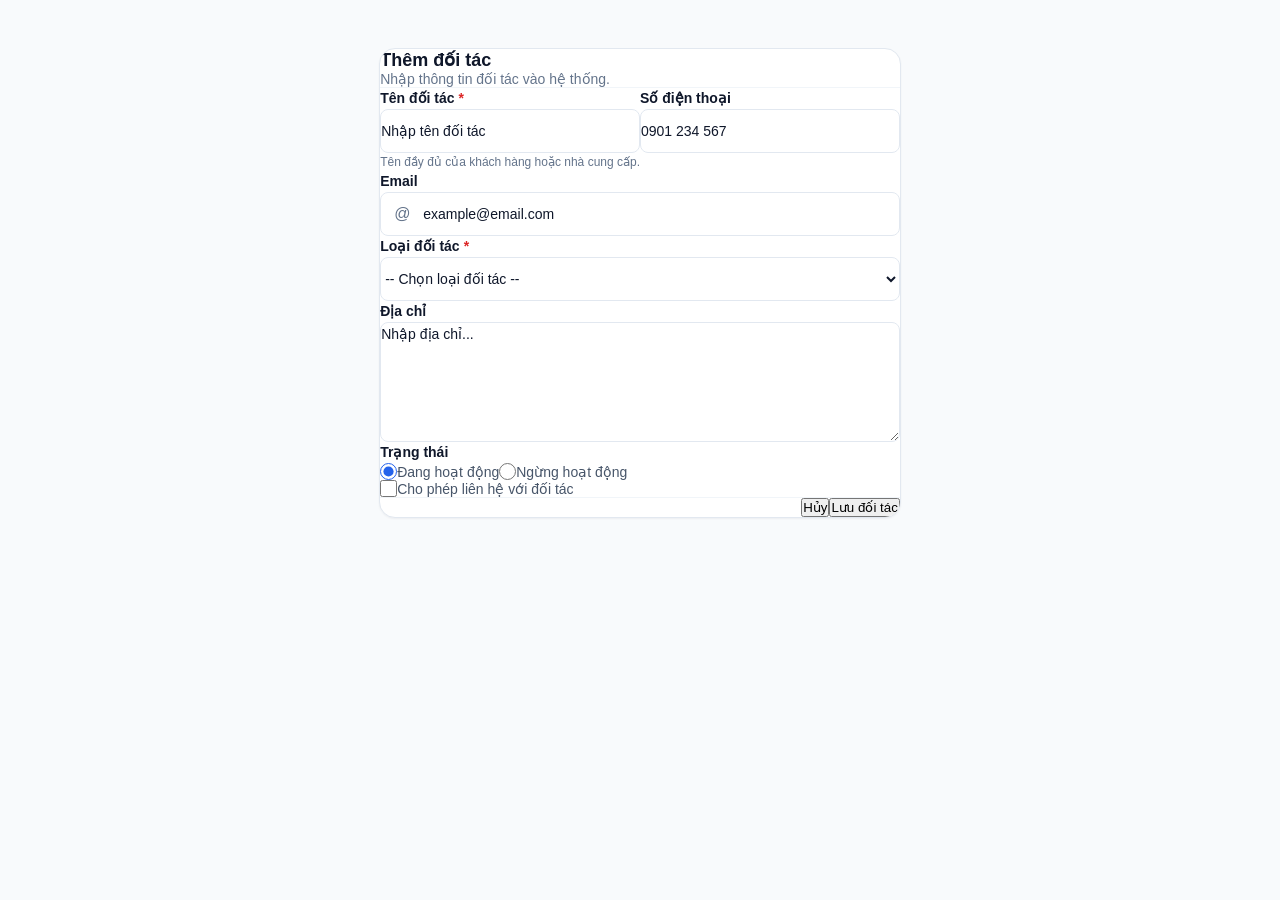
<file: public/form-demo.html>
<!DOCTYPE html>
<html lang="vi">

<head>

    <meta charset="UTF-8">

    <meta
        name="viewport"
        content="width=device-width, initial-scale=1.0"
    >

    <title>GODDY ERP - Form Demo</title>


    <link
        rel="stylesheet"
        href="css/variables.css"
    >

    <link
        rel="stylesheet"
        href="css/style.css"
    >

    <link
        rel="stylesheet"
        href="css/form-controls.css"
    >

</head>


<body
    style="
        min-height: 100vh;
        background: var(--color-background);
    "
>


    <main
        style="
            max-width: 900px;
            margin: 0 auto;
            padding: 48px 24px;
        "
    >

        <div class="form-card">


            <!-- HEADER -->

            <div class="form-card-header">

                <h1 class="form-card-title">
                    Thêm đối tác
                </h1>

                <p class="form-card-subtitle">
                    Nhập thông tin đối tác vào hệ thống.
                </p>

            </div>


            <!-- FORM -->

            <form
                id="partnerForm"
                class="form-card-body"
                novalidate
            >


                <!-- ROW 1 -->

                <div class="form-row">


                    <!-- NAME -->

                    <div class="form-group">

                        <label
                            class="form-label"
                            for="partnerName"
                        >

                            Tên đối tác

                            <span
                                class="form-label-required"
                            >
                                *
                            </span>

                        </label>

                        <input
                            type="text"
                            id="partnerName"
                            class="form-input"
                            placeholder="Nhập tên đối tác"
                            required
                        >

                        <p class="form-help">
                            Tên đầy đủ của khách hàng hoặc nhà cung cấp.
                        </p>

                    </div>


                    <!-- PHONE -->

                    <div class="form-group">

                        <label
                            class="form-label"
                            for="partnerPhone"
                        >
                            Số điện thoại
                        </label>

                        <input
                            type="tel"
                            id="partnerPhone"
                            class="form-input"
                            placeholder="0901 234 567"
                        >

                    </div>

                </div>


                <!-- EMAIL -->

                <div class="form-group">

                    <label
                        class="form-label"
                        for="partnerEmail"
                    >
                        Email
                    </label>

                    <div class="form-input-wrapper">

                        <span class="form-input-icon">
                            @
                        </span>

                        <input
                            type="email"
                            id="partnerEmail"
                            class="form-input"
                            placeholder="example@email.com"
                        >

                    </div>

                </div>


                <!-- TYPE -->

                <div class="form-group">

                    <label
                        class="form-label"
                        for="partnerType"
                    >

                        Loại đối tác

                        <span
                            class="form-label-required"
                        >
                            *
                        </span>

                    </label>

                    <select
                        id="partnerType"
                        class="form-select"
                        required
                    >

                        <option value="">
                            -- Chọn loại đối tác --
                        </option>

                        <option value="customer">
                            Khách hàng
                        </option>

                        <option value="supplier">
                            Nhà cung cấp
                        </option>

                        <option value="both">
                            Khách hàng & Nhà cung cấp
                        </option>

                    </select>

                </div>


                <!-- ADDRESS -->

                <div class="form-group">

                    <label
                        class="form-label"
                        for="partnerAddress"
                    >
                        Địa chỉ
                    </label>

                    <textarea
                        id="partnerAddress"
                        class="form-textarea"
                        placeholder="Nhập địa chỉ..."
                    ></textarea>

                </div>


                <!-- STATUS -->

                <div class="form-group">

                    <span class="form-label">
                        Trạng thái
                    </span>

                    <div class="form-check-group">

                        <label class="form-check">

                            <input
                                type="radio"
                                name="status"
                                value="active"
                                checked
                            >

                            <span class="form-check-label">
                                Đang hoạt động
                            </span>

                        </label>


                        <label class="form-check">

                            <input
                                type="radio"
                                name="status"
                                value="inactive"
                            >

                            <span class="form-check-label">
                                Ngừng hoạt động
                            </span>

                        </label>

                    </div>

                </div>


                <!-- CHECKBOX -->

                <div class="form-group">

                    <label class="form-check">

                        <input
                            type="checkbox"
                            id="allowContact"
                        >

                        <span class="form-check-label">
                            Cho phép liên hệ với đối tác
                        </span>

                    </label>

                </div>


                <!-- ACTIONS -->

                <div class="form-actions">

                    <button
                        type="button"
                        class="btn btn-secondary"
                        id="cancelButton"
                    >
                        Hủy
                    </button>

                    <button
                        type="submit"
                        class="btn btn-primary"
                        id="saveButton"
                    >
                        Lưu đối tác
                    </button>

                </div>

            </form>

        </div>

    </main>


    <!-- =====================================================
         COMMON JS
         ===================================================== -->

    <script src="js/common.js"></script>


    <!-- =====================================================
         DEMO SCRIPT
         ===================================================== -->

    <script>

        const partnerForm =
            document.getElementById(
                "partnerForm"
            );

        const saveButton =
            document.getElementById(
                "saveButton"
            );

        const cancelButton =
            document.getElementById(
                "cancelButton"
            );


        /*
         * Kiểm tra phần tử.
         */

        if (
            partnerForm === null ||
            saveButton === null ||
            cancelButton === null
        ) {

            throw new Error(
                "Không tìm thấy thành phần Form."
            );

        }


        /*
         * SUBMIT FORM
         */

        partnerForm.addEventListener(
            "submit",
            async function (event) {

                event.preventDefault();


                clearFormErrors(
                    partnerForm
                );


                /*
                 * Validate.
                 */

                const isValid =
                    validateRequiredFields(
                        partnerForm
                    );


                if (!isValid) {

                    showMessage(
                        "Vui lòng kiểm tra các trường bắt buộc.",
                        "warning"
                    );

                    return;

                }


                /*
                 * Loading.
                 */

                setButtonLoading(
                    saveButton,
                    true
                );


                /*
                 * Demo delay.
                 */

                await new Promise(
                    function (resolve) {

                        setTimeout(
                            resolve,
                            1000
                        );

                    }
                );


                /*
                 * Lấy dữ liệu form.
                 */

                const formData =
                    new FormData(
                        partnerForm
                    );


                console.log(
                    "Dữ liệu đối tác:",
                    Object.fromEntries(
                        formData.entries()
                    )
                );


                showMessage(
                    "Lưu đối tác thành công!",
                    "success"
                );


                setButtonLoading(
                    saveButton,
                    false
                );

            }
        );


        /*
         * CANCEL
         */

        cancelButton.addEventListener(
            "click",
            function () {

                partnerForm.reset();

                clearFormErrors(
                    partnerForm
                );

            }
        );

    </script>

</body>

</html>
</file>
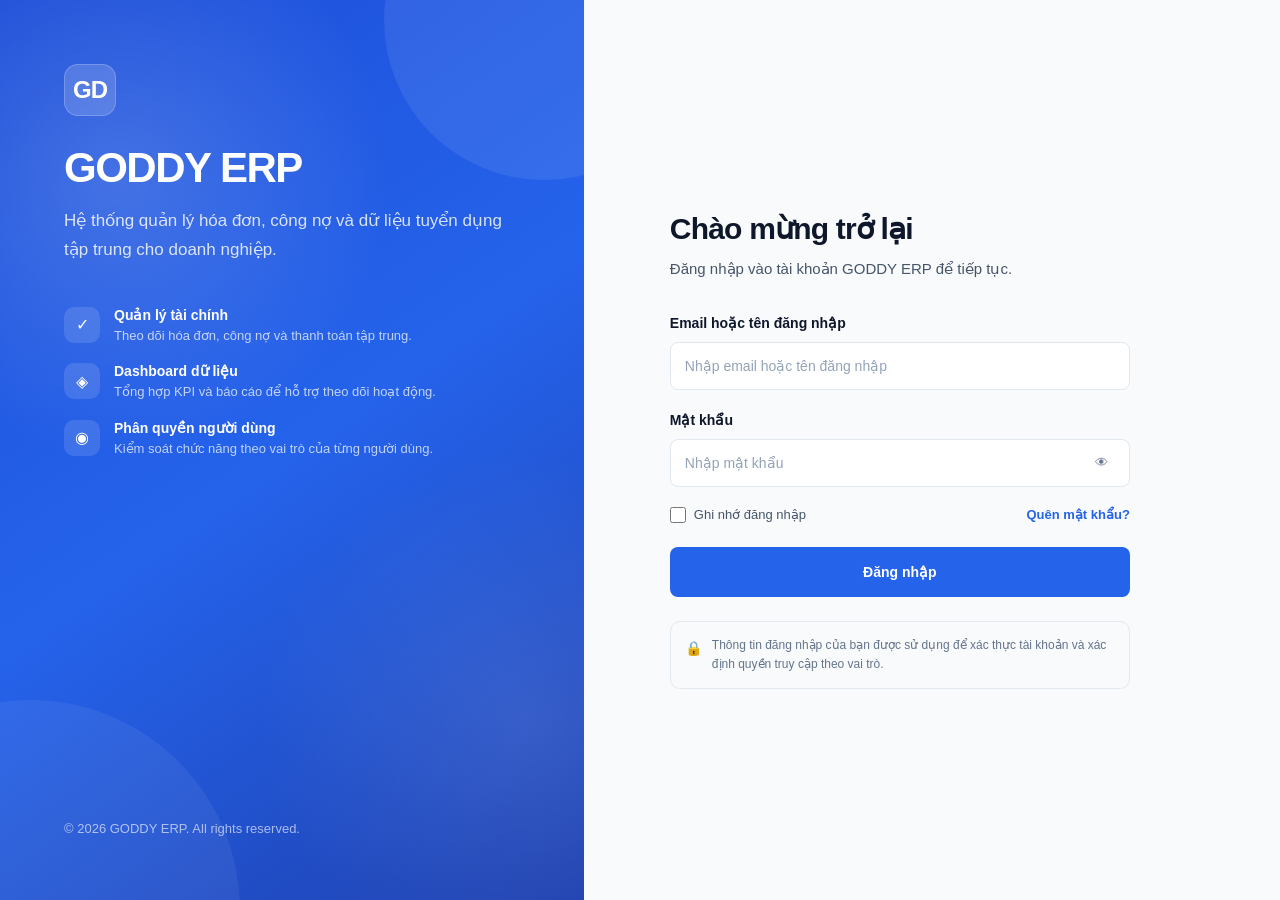
<file: public/login.html>
<!DOCTYPE html>
<html lang="vi">

<head>

    <meta charset="UTF-8">

    <meta
        name="viewport"
        content="width=device-width, initial-scale=1.0"
    >

    <title>Đăng nhập - GODDY ERP</title>


    <!-- =====================================================
         DESIGN SYSTEM
         ===================================================== -->

    <link
        rel="stylesheet"
        href="css/variables.css"
    >

    <link
        rel="stylesheet"
        href="css/style.css"
    >

    <link
        rel="stylesheet"
        href="css/form-controls.css"
    >

    <link
        rel="stylesheet"
        href="css/components.css"
    >


    <!-- =====================================================
         LOGIN CSS
         ===================================================== -->

    <link
        rel="stylesheet"
        href="css/login.css"
    >

</head>


<body>


    <!-- =====================================================
         LOGIN PAGE
         ===================================================== -->

    <main class="login-page">


        <!-- =================================================
             LEFT - BRAND
             ================================================= -->

        <section class="login-brand-panel">

            <div class="login-brand">


                <div class="login-brand-logo">
                    GD
                </div>


                <h2 class="login-brand-title">
                    GODDY ERP
                </h2>


                <p class="login-brand-description">
                    Hệ thống quản lý hóa đơn, công nợ và dữ liệu
                    tuyển dụng tập trung cho doanh nghiệp.
                </p>


                <ul class="login-feature-list">


                    <!-- Feature 1 -->

                    <li class="login-feature-item">

                        <div class="login-feature-icon">
                            ✓
                        </div>

                        <div class="login-feature-content">

                            <strong>
                                Quản lý tài chính
                            </strong>

                            <span>
                                Theo dõi hóa đơn, công nợ và thanh toán
                                tập trung.
                            </span>

                        </div>

                    </li>


                    <!-- Feature 2 -->

                    <li class="login-feature-item">

                        <div class="login-feature-icon">
                            ◈
                        </div>

                        <div class="login-feature-content">

                            <strong>
                                Dashboard dữ liệu
                            </strong>

                            <span>
                                Tổng hợp KPI và báo cáo để hỗ trợ
                                theo dõi hoạt động.
                            </span>

                        </div>

                    </li>


                    <!-- Feature 3 -->

                    <li class="login-feature-item">

                        <div class="login-feature-icon">
                            ◉
                        </div>

                        <div class="login-feature-content">

                            <strong>
                                Phân quyền người dùng
                            </strong>

                            <span>
                                Kiểm soát chức năng theo vai trò
                                của từng người dùng.
                            </span>

                        </div>

                    </li>


                </ul>

            </div>


            <div class="login-brand-footer">
                © 2026 GODDY ERP. All rights reserved.
            </div>

        </section>



        <!-- =================================================
             RIGHT - LOGIN FORM
             ================================================= -->

        <section class="login-form-panel">


            <div class="login-form-wrapper">


                <!-- Header -->

                <header class="login-form-header">

                    <h1>
                        Chào mừng trở lại
                    </h1>

                    <p>
                        Đăng nhập vào tài khoản GODDY ERP để tiếp tục.
                    </p>

                </header>



                <!-- Message -->

                <div
                    id="loginMessage"
                    class="login-message"
                    aria-live="polite"
                ></div>



                <!-- Login Form -->

                <form
                    id="loginForm"
                    class="login-form"
                    novalidate
                >


                    <!-- Username -->

                    <div class="form-group">

                        <label
                            class="form-label"
                            for="loginIdentifier"
                        >
                            Email hoặc tên đăng nhập
                        </label>


                        <input
                            id="loginIdentifier"
                            name="identifier"
                            type="text"
                            class="login-input"
                            placeholder="Nhập email hoặc tên đăng nhập"
                            autocomplete="off"
                            required
                        >

                    </div>



                    <!-- Password -->

                    <div class="form-group">

                        <label
                            class="form-label"
                            for="loginPassword"
                        >
                            Mật khẩu
                        </label>


                        <div class="login-input-wrapper">


                            <input
                                id="loginPassword"
                                name="password"
                                type="password"
                                class="login-input password-input"
                                placeholder="Nhập mật khẩu"
                                autocomplete="off"
                                required
                            >


                            <button
                                id="passwordToggle"
                                type="button"
                                class="password-toggle"
                                aria-label="Hiện mật khẩu"
                                title="Hiện mật khẩu"
                            >
                                👁
                            </button>


                        </div>

                    </div>



                    <!-- Options -->

                    <div class="login-options">


                        <label class="login-remember">

                            <input
                                id="rememberMe"
                                name="rememberMe"
                                type="checkbox"
                            >

                            <span>
                                Ghi nhớ đăng nhập
                            </span>

                        </label>



                        <a
                            href="#"
                            id="forgotPasswordLink"
                            class="login-forgot-link"
                        >
                            Quên mật khẩu?
                        </a>


                    </div>



                    <!-- Submit -->

                    <button
                        id="loginSubmit"
                        type="submit"
                        class="login-submit"
                    >

                        <span id="loginSubmitText">
                            Đăng nhập
                        </span>

                    </button>


                </form>



                <!-- Security -->

                <div class="login-security-note">

                    <span class="login-security-icon">
                        🔒
                    </span>

                    <span>
                        Thông tin đăng nhập của bạn được sử dụng để
                        xác thực tài khoản và xác định quyền truy cập
                        theo vai trò.
                    </span>

                </div>


            </div>

        </section>


    </main>



    <!-- =====================================================
         JAVASCRIPT
         ===================================================== -->

    <script src="js/common.js"></script>

    <script src="js/api.js"></script>

    <script src="js/login.js"></script>


</body>

</html>
</file>
<file: public/css/variables.css>
/* =========================================================
   GODDY ERP - Design Variables
   FE-02: NGUYEN_HOANG_PHUOC
   ========================================================= */

:root {
    /* =====================================================
       BRAND COLORS
       ===================================================== */

    --color-primary-50: #eff6ff;
    --color-primary-100: #dbeafe;
    --color-primary-200: #bfdbfe;
    --color-primary-300: #93c5fd;
    --color-primary-400: #60a5fa;
    --color-primary-500: #3b82f6;
    --color-primary-600: #2563eb;
    --color-primary-700: #1d4ed8;
    --color-primary-800: #1e40af;
    --color-primary-900: #1e3a8a;
    --color-primary: var(--color-primary-600);
    --color-primary-hover: var(--color-primary-700);
    --color-primary-light: var(--color-primary-50);
    /* =====================================================
       SECONDARY / BRAND NAVY
       ===================================================== */

    --color-navy-50: #f1f5f9;
    --color-navy-100: #e2e8f0;
    --color-navy-200: #cbd5e1;
    --color-navy-300: #94a3b8;
    --color-navy-400: #64748b;
    --color-navy-500: #475569;
    --color-navy-600: #334155;
    --color-navy-700: #1e293b;
    --color-navy-800: #172033;
    --color-navy-900: #0f172a;
    --color-navy: var(--color-navy-800);
    /* =====================================================
       STATUS COLORS
       ===================================================== */

    --color-success-50: #f0fdf4;
    --color-success-100: #dcfce7;
    --color-success-500: #22c55e;
    --color-success-600: #16a34a;
    --color-success-700: #15803d;
    --color-success: var(--color-success-600);
    --color-warning-50: #fffbeb;
    --color-warning-100: #fef3c7;
    --color-warning-500: #f59e0b;
    --color-warning-600: #d97706;
    --color-warning-700: #b45309;
    --color-warning: var(--color-warning-600);
    --color-danger-50: #fef2f2;
    --color-danger-100: #fee2e2;
    --color-danger-500: #ef4444;
    --color-danger-600: #dc2626;
    --color-danger-700: #b91c1c;
    --color-danger: var(--color-danger-600);
    --color-info-50: #ecfeff;
    --color-info-100: #cffafe;
    --color-info-500: #06b6d4;
    --color-info-600: #0891b2;
    --color-info-700: #0e7490;
    --color-info: var(--color-info-600);
    /* =====================================================
       NEUTRAL COLORS
       ===================================================== */

    --color-white: #ffffff;
    --color-black: #000000;
    --color-gray-50: #f8fafc;
    --color-gray-100: #f1f5f9;
    --color-gray-200: #e2e8f0;
    --color-gray-300: #cbd5e1;
    --color-gray-400: #94a3b8;
    --color-gray-500: #64748b;
    --color-gray-600: #475569;
    --color-gray-700: #334155;
    --color-gray-800: #1e293b;
    --color-gray-900: #0f172a;
    /* =====================================================
       BACKGROUND
       ===================================================== */

    --color-background: #f8fafc;
    --color-surface: #ffffff;
    --color-surface-secondary: #f1f5f9;
    --color-surface-hover: #f8fafc;
    /* =====================================================
       TEXT
       ===================================================== */

    --color-text-primary: #0f172a;
    --color-text-secondary: #475569;
    --color-text-muted: #64748b;
    --color-text-disabled: #94a3b8;
    --color-text-inverse: #ffffff;
    /* =====================================================
       BORDER
       ===================================================== */

    --color-border: #e2e8f0;
    --color-border-light: #f1f5f9;
    --color-border-dark: #cbd5e1;
    --color-border-focus: var(--color-primary);
    /* =====================================================
       TYPOGRAPHY
       ===================================================== */

    --font-family-base: "Inter", "Segoe UI", Arial, sans-serif;
    --font-family-heading: "Inter", "Segoe UI", Arial, sans-serif;
    --font-size-xs: 0.75rem;
    --font-size-sm: 0.875rem;
    --font-size-md: 1rem;
    --font-size-lg: 1.125rem;
    --font-size-xl: 1.25rem;
    --font-size-2xl: 1.5rem;
    --font-size-3xl: 1.875rem;
    --font-size-4xl: 2.25rem;
    --font-weight-normal: 400;
    --font-weight-medium: 500;
    --font-weight-semibold: 600;
    --font-weight-bold: 700;
    --font-weight-extrabold: 800;
    --line-height-tight: 1.25;
    --line-height-normal: 1.5;
    --line-height-relaxed: 1.7;
    /* =====================================================
       SPACING
       ===================================================== */

    --space-0: 0;
    --space-1: 0.25rem;
    --space-2: 0.5rem;
    --space-3: 0.75rem;
    --space-4: 1rem;
    --space-5: 1.25rem;
    --space-6: 1.5rem;
    --space-8: 2rem;
    --space-10: 2.5rem;
    --space-12: 3rem;
    --space-16: 4rem;
    /* =====================================================
       BORDER RADIUS
       ===================================================== */

    --radius-none: 0;
    --radius-sm: 0.375rem;
    --radius-md: 0.5rem;
    --radius-lg: 0.75rem;
    --radius-xl: 1rem;
    --radius-2xl: 1.25rem;
    --radius-full: 9999px;
    /* =====================================================
       SHADOW
       ===================================================== */

    --shadow-none: none;
    --shadow-sm: 0 1px 2px rgba(15, 23, 42, 0.05);
    --shadow-md: 0 4px 10px rgba(15, 23, 42, 0.08);
    --shadow-lg: 0 10px 25px rgba(15, 23, 42, 0.10);
    --shadow-xl: 0 20px 40px rgba(15, 23, 42, 0.12);
    /* =====================================================
       LAYOUT
       ===================================================== */

    --sidebar-width: 250px;
    --sidebar-collapsed-width: 72px;
    --topbar-height: 72px;
    --content-max-width: 1600px;
    /* =====================================================
       Z-INDEX
       ===================================================== */

    --z-base: 1;
    --z-dropdown: 100;
    --z-sticky: 200;
    --z-fixed: 300;
    --z-modal-backdrop: 400;
    --z-modal: 500;
    --z-toast: 600;
    --z-tooltip: 700;
    /* =====================================================
       TRANSITION
       ===================================================== */

    --transition-fast: 120ms ease;
    --transition-normal: 200ms ease;
    --transition-slow: 300ms ease;
    /* =====================================================
       FOCUS
       ===================================================== */

    --focus-ring: 0 0 0 3px rgba(37, 99, 235, 0.18);
    /* =====================================================
       BREAKPOINTS
       ===================================================== */

    --breakpoint-sm: 576px;
    --breakpoint-md: 768px;
    --breakpoint-lg: 992px;
    --breakpoint-xl: 1200px;
    --breakpoint-2xl: 1400px;
}
</file>
<file: public/css/style.css>
:root {
    --primary: #4f46e5;
    --primary-hover: #4338ca;
    --success: #10b981;
    --warning: #f59e0b;
    --danger: #ef4444;
    --sidebar-bg: #0f172a;
    --sidebar-bg-light: #111c33;
    --sidebar-border: rgba(255, 255, 255, 0.08);
    --card-bg: #ffffff;
    --border-color: #e2e8f0;
    --text-main: #1e293b;
    --text-muted: #64748b;
}


/* =========================================================
   GLOBAL
   ========================================================= */

* {
    margin: 0;
    padding: 0;
    box-sizing: border-box;
    font-family: 'Inter', sans-serif;
}

html {
    scroll-behavior: smooth;
}

body {
    background-color: #f8fafc;
    color: var(--text-main);
    display: flex;
    min-height: 100vh;
    overflow-x: hidden;
}

button,
input,
select,
textarea {
    font-family: inherit;
}


/* =========================================================
   SIDEBAR
   ========================================================= */

.sidebar {
    width: 270px;
    min-width: 270px;
    background: linear-gradient( 180deg, #0b1222 0%, #0f172a 45%, #111827 100% );
    color: #fff;
    display: flex;
    flex-direction: column;
    flex-shrink: 0;
    min-height: 100vh;
    border-right: 1px solid rgba(255, 255, 255, 0.05);
    box-shadow: 10px 0 30px rgba(15, 23, 42, 0.08);
    position: relative;
    z-index: 20;
    transition: width 0.25s ease, min-width 0.25s ease, box-shadow 0.25s ease;
}

.sidebar-header {
    min-height: 84px;
    padding: 20px 20px 18px;
    display: flex;
    align-items: center;
    gap: 13px;
    border-bottom: 1px solid var(--sidebar-border);
    background: linear-gradient( 180deg, rgba(255, 255, 255, 0.025), rgba(255, 255, 255, 0) );
}

.sidebar-logo-icon {
    width: 44px;
    height: 44px;
    min-width: 44px;
    background: linear-gradient( 135deg, #818cf8 0%, #6366f1 45%, #4f46e5 100% );
    border-radius: 13px;
    display: flex;
    align-items: center;
    justify-content: center;
    font-size: 20px;
    color: #fff;
    box-shadow: 0 8px 22px rgba(79, 70, 229, 0.36);
    transition: transform 0.2s ease, box-shadow 0.2s ease;
}

    .sidebar-logo-icon:hover {
        transform: translateY(-1px) scale(1.02);
        box-shadow: 0 10px 26px rgba(79, 70, 229, 0.42);
    }

.sidebar-title {
    font-weight: 800;
    font-size: 18px;
    line-height: 1.15;
    letter-spacing: -0.5px;
    color: #f8fafc;
}

.sidebar-subtitle {
    margin-top: 4px;
    font-size: 10px;
    color: #94a3b8;
    text-transform: uppercase;
    font-weight: 700;
    letter-spacing: 0.65px;
}


/* =========================================================
   SIDEBAR MENU
   ========================================================= */

.sidebar-menu {
    list-style: none;
    padding: 18px 12px 14px;
    flex: 1;
    margin: 0;
    overflow-y: auto;
    overflow-x: hidden;
    scrollbar-width: thin;
    scrollbar-color: rgba(148, 163, 184, 0.25) transparent;
}

    .sidebar-menu::-webkit-scrollbar {
        width: 5px;
    }

    .sidebar-menu::-webkit-scrollbar-track {
        background: transparent;
    }

    .sidebar-menu::-webkit-scrollbar-thumb {
        background: rgba(148, 163, 184, 0.22);
        border-radius: 10px;
    }

.sidebar-item {
    position: relative;
    min-height: 48px;
    padding: 11px 14px;
    border-radius: 12px;
    margin-bottom: 6px;
    cursor: pointer;
    display: flex;
    align-items: center;
    gap: 13px;
    color: #94a3b8;
    font-weight: 600;
    font-size: 13.5px;
    line-height: 1.35;
    border: 1px solid transparent;
    transition: background-color 0.2s ease, color 0.2s ease, transform 0.2s ease, border-color 0.2s ease, box-shadow 0.2s ease;
}

    .sidebar-item::before {
        content: '';
        position: absolute;
        left: 0;
        top: 10px;
        bottom: 10px;
        width: 3px;
        border-radius: 0 5px 5px 0;
        background: transparent;
    }

    .sidebar-item i {
        width: 20px;
        min-width: 20px;
        text-align: center;
        font-size: 15px;
        color: #94a3b8;
        transition: color 0.2s ease, transform 0.2s ease;
    }

    .sidebar-item:hover {
        background: rgba(255, 255, 255, 0.055);
        border-color: rgba(255, 255, 255, 0.04);
        color: #f8fafc;
        transform: translateX(2px);
    }

        .sidebar-item:hover i {
            color: #c7d2fe;
            transform: scale(1.05);
        }

    .sidebar-item.active {
        background: linear-gradient( 135deg, rgba(79, 70, 229, 0.96), rgba(67, 56, 202, 0.96) );
        color: #fff;
        font-weight: 700;
        border-color: rgba(129, 140, 248, 0.28);
        box-shadow: 0 8px 20px rgba(79, 70, 229, 0.24), inset 0 1px 0 rgba(255, 255, 255, 0.08);
    }

        .sidebar-item.active::before {
            background: #fff;
        }

        .sidebar-item.active i {
            color: #fff;
        }

#sidebarMenuClient {
    padding-top: 12px;
}

    #sidebarMenuClient .sidebar-item.active {
        background: linear-gradient( 135deg, rgba(37, 99, 235, 0.98), rgba(29, 78, 216, 0.98) );
        border-color: rgba(96, 165, 250, 0.28);
        box-shadow: 0 8px 20px rgba(37, 99, 235, 0.24);
    }

.sidebar-footer {
    padding: 16px;
    border-top: 1px solid var(--sidebar-border);
    font-size: 11px;
    color: #64748b;
    background: rgba(2, 6, 23, 0.28);
}

    .sidebar-footer strong {
        color: #cbd5e1;
        font-size: 11px;
    }

    .sidebar-footer .text-muted {
        color: #64748b !important;
    }

    .sidebar-footer button {
        min-height: 38px;
        border-radius: 10px;
        font-size: 12px;
        font-weight: 600;
        transition: background-color 0.2s ease, border-color 0.2s ease, transform 0.2s ease;
    }

        .sidebar-footer button:hover {
            transform: translateY(-1px);
        }


/* =========================================================
   MAIN WRAPPER
   ========================================================= */

.main-wrapper {
    flex: 1;
    min-width: 0;
    display: flex;
    flex-direction: column;
    overflow-x: hidden;
    background: #f8fafc;
}


/* =========================================================
   TOPBAR
   ========================================================= */

.top-navbar {
    height: 70px;
    min-height: 70px;
    background: rgba(255, 255, 255, 0.96);
    border-bottom: 1px solid var(--border-color);
    display: flex;
    align-items: center;
    justify-content: space-between;
    gap: 18px;
    padding: 0 32px;
    position: sticky;
    top: 0;
    z-index: 15;
    box-shadow: 0 2px 8px rgba(15, 23, 42, 0.03);
    backdrop-filter: blur(10px);
}

.page-title {
    font-size: 20px;
    font-weight: 700;
    margin: 0;
    letter-spacing: -0.3px;
    color: #0f172a;
    line-height: 1.3;
    flex: 1;
    min-width: 0;
}

.top-navbar > .d-flex {
    flex-shrink: 0;
}

.top-navbar .btn-outline-secondary {
    border-color: #cbd5e1;
    color: #475569;
    background: #fff;
    border-radius: 10px;
    min-height: 38px;
    padding: 7px 13px;
    font-size: 12px;
    font-weight: 600;
    transition: all 0.2s ease;
}

    .top-navbar .btn-outline-secondary:hover {
        color: #1e293b;
        background: #f8fafc;
        border-color: #94a3b8;
        transform: translateY(-1px);
        box-shadow: 0 4px 10px rgba(15, 23, 42, 0.06);
    }

    .top-navbar .btn-outline-secondary:active {
        transform: translateY(0);
    }

.role-dropdown-btn {
    background: rgba(255, 255, 255, 0.98);
    border: 1px solid #e2e8f0;
    border-radius: 999px;
    min-height: 40px;
    padding: 5px 12px 5px 7px;
    font-size: 13px;
    font-weight: 600;
    color: var(--text-main);
    display: flex;
    align-items: center;
    gap: 9px;
    box-shadow: 0 3px 10px rgba(15, 23, 42, 0.05);
    cursor: pointer;
    transition: background-color 0.2s ease, border-color 0.2s ease, box-shadow 0.2s ease, transform 0.2s ease;
}

    .role-dropdown-btn:hover {
        background: #fff;
        border-color: #cbd5e1;
        color: #0f172a;
        transform: translateY(-1px);
        box-shadow: 0 6px 14px rgba(15, 23, 42, 0.08);
    }

    .role-dropdown-btn:focus,
    .role-dropdown-btn:focus-visible {
        box-shadow: 0 0 0 3px rgba(79, 70, 229, 0.12);
    }

    .role-dropdown-btn::after {
        margin-left: 2px;
        color: #64748b;
    }

    .role-dropdown-btn .badge {
        font-size: 10px;
        line-height: 1;
        padding: 6px 9px !important;
    }

.top-navbar .dropdown-menu {
    margin-top: 9px !important;
    padding: 8px;
    border: 1px solid #e2e8f0 !important;
    border-radius: 14px !important;
    box-shadow: 0 14px 35px rgba(15, 23, 42, 0.14) !important;
    animation: topbarDropdownIn 0.16s ease-out;
}

.top-navbar .dropdown-header {
    padding: 8px 10px 7px;
    font-size: 10px;
    letter-spacing: 0.5px;
}

.top-navbar .dropdown-item {
    border-radius: 10px;
    padding: 9px 10px !important;
    color: #334155;
    transition: background-color 0.18s ease, color 0.18s ease, transform 0.18s ease;
}

    .top-navbar .dropdown-item:hover {
        background: #f8fafc;
        color: #0f172a;
        transform: translateX(2px);
    }

    .top-navbar .dropdown-item .badge {
        min-width: 52px;
        text-align: center;
    }

@keyframes topbarDropdownIn {
    from {
        opacity: 0;
        transform: translateY(-4px);
    }

    to {
        opacity: 1;
        transform: translateY(0);
    }
}


/* =========================================================
   CONTENT
   ========================================================= */

.content-container {
    padding: 28px 32px;
    flex: 1;
    min-width: 0;
}


/* =========================================================
   METRIC CARDS
   ========================================================= */

.metric-card {
    background: #fff;
    border: 1px solid var(--border-color);
    border-radius: 16px;
    padding: 22px;
    display: flex;
    justify-content: space-between;
    align-items: center;
    box-shadow: 0 2px 8px rgba(0, 0, 0, 0.02);
    transition: transform 0.2s ease, box-shadow 0.2s ease, border-color 0.2s ease;
}

    .metric-card:hover {
        transform: translateY(-3px);
        box-shadow: 0 8px 20px rgba(15, 23, 42, 0.07);
        border-color: #d7deea;
    }

.metric-title {
    font-size: 13px;
    font-weight: 600;
    color: var(--text-muted);
    text-transform: uppercase;
    margin-bottom: 6px;
}

.metric-value {
    font-size: 24px;
    font-weight: 800;
    letter-spacing: -0.5px;
}

.metric-icon-box {
    width: 50px;
    height: 50px;
    border-radius: 14px;
    display: flex;
    align-items: center;
    justify-content: center;
    font-size: 22px;
}


/* =========================================================
   TABLES
   ========================================================= */

.table-box {
    background: #fff;
    border: 1px solid var(--border-color);
    border-radius: 16px;
    padding: 24px;
    margin-top: 24px;
    box-shadow: 0 2px 8px rgba(0, 0, 0, 0.02);
}

.box-header {
    display: flex;
    justify-content: space-between;
    align-items: center;
    margin-bottom: 20px;
    flex-wrap: wrap;
    gap: 12px;
}

.box-title {
    font-size: 17px;
    font-weight: 700;
    margin: 0;
}

.table {
    margin: 0;
    vertical-align: middle;
}

    .table thead th {
        background: #f8fafc;
        font-size: 12px;
        text-transform: uppercase;
        color: var(--text-muted);
        font-weight: 700;
        letter-spacing: 0.5px;
        border-bottom: 1px solid var(--border-color);
        padding: 12px 16px;
    }

    .table tbody td {
        padding: 14px 16px;
        font-size: 14px;
        border-bottom: 1px solid var(--border-color);
    }


/* =========================================================
   STATUS BADGES
   ========================================================= */

.status-badge {
    display: inline-flex;
    align-items: center;
    gap: 6px;
    padding: 5px 12px;
    border-radius: 20px;
    font-size: 12px;
    font-weight: 600;
}

.badge-paid {
    background: #dcfce7;
    color: #15803d;
}

.badge-sent {
    background: #e0e7ff;
    color: #4338ca;
}

.badge-partial {
    background: #fef3c7;
    color: #b45309;
}

.badge-overdue {
    background: #fee2e2;
    color: #b91c1c;
}

.badge-warranty {
    background: #ede9fe;
    color: #6d28d9;
}

.badge-passed {
    background: #dcfce7;
    color: #15803d;
}


/* =========================================================
   UI COMPONENTS - FE-10
   ========================================================= */


/* BUTTONS */

.ui-btn {
    display: inline-flex;
    align-items: center;
    justify-content: center;
    gap: 8px;
    min-height: 38px;
    padding: 8px 14px;
    border: 1px solid transparent;
    border-radius: 10px;
    font-size: 13px;
    font-weight: 600;
    line-height: 1;
    cursor: pointer;
    text-decoration: none;
    white-space: nowrap;
    transition: background-color 0.2s ease, color 0.2s ease, border-color 0.2s ease, box-shadow 0.2s ease, transform 0.2s ease;
}

    .ui-btn:hover {
        transform: translateY(-1px);
    }

    .ui-btn:active {
        transform: translateY(0);
    }

    .ui-btn:disabled {
        opacity: 0.55;
        cursor: not-allowed;
        transform: none;
    }

.ui-btn-primary {
    background: var(--primary);
    color: #fff;
    border-color: var(--primary);
    box-shadow: 0 4px 10px rgba(79, 70, 229, 0.18);
}

    .ui-btn-primary:hover {
        background: var(--primary-hover);
        border-color: var(--primary-hover);
        color: #fff;
        box-shadow: 0 6px 14px rgba(79, 70, 229, 0.24);
    }

.ui-btn-secondary {
    background: #fff;
    color: #334155;
    border-color: #cbd5e1;
}

    .ui-btn-secondary:hover {
        background: #f8fafc;
        color: #0f172a;
        border-color: #94a3b8;
    }

.ui-btn-success {
    background: #059669;
    color: #fff;
    border-color: #059669;
}

    .ui-btn-success:hover {
        background: #047857;
        color: #fff;
    }

.ui-btn-warning {
    background: #d97706;
    color: #fff;
    border-color: #d97706;
}

    .ui-btn-warning:hover {
        background: #b45309;
        color: #fff;
    }

.ui-btn-danger {
    background: #dc2626;
    color: #fff;
    border-color: #dc2626;
}

    .ui-btn-danger:hover {
        background: #b91c1c;
        color: #fff;
    }

.ui-btn-ghost {
    background: transparent;
    color: #475569;
    border-color: transparent;
}

    .ui-btn-ghost:hover {
        background: #f1f5f9;
        color: #0f172a;
    }

.ui-btn-sm {
    min-height: 32px;
    padding: 6px 10px;
    font-size: 12px;
}

.ui-btn-lg {
    min-height: 44px;
    padding: 10px 18px;
    font-size: 14px;
}

.ui-btn-icon {
    width: 36px;
    height: 36px;
    min-height: 36px;
    padding: 0;
    border-radius: 9px;
}


/* FORM */

.ui-form-group {
    display: flex;
    flex-direction: column;
    gap: 7px;
}

.ui-label {
    font-size: 12px;
    font-weight: 700;
    color: #334155;
}

.ui-required {
    color: var(--danger);
    margin-left: 2px;
}

.ui-input,
.ui-select,
.ui-textarea {
    width: 100%;
    min-height: 40px;
    padding: 9px 12px;
    border: 1px solid #cbd5e1;
    border-radius: 10px;
    background: #fff;
    color: #1e293b;
    font-size: 13px;
    outline: none;
    transition: border-color 0.2s ease, box-shadow 0.2s ease, background-color 0.2s ease;
}

.ui-textarea {
    min-height: 100px;
    resize: vertical;
}

    .ui-input::placeholder,
    .ui-textarea::placeholder {
        color: #94a3b8;
    }

    .ui-input:hover,
    .ui-select:hover,
    .ui-textarea:hover {
        border-color: #94a3b8;
    }

    .ui-input:focus,
    .ui-select:focus,
    .ui-textarea:focus {
        border-color: var(--primary);
        box-shadow: 0 0 0 3px rgba(79, 70, 229, 0.10);
    }

    .ui-input.is-invalid,
    .ui-select.is-invalid,
    .ui-textarea.is-invalid {
        border-color: var(--danger);
    }

        .ui-input.is-invalid:focus,
        .ui-select.is-invalid:focus,
        .ui-textarea.is-invalid:focus {
            box-shadow: 0 0 0 3px rgba(239, 68, 68, 0.10);
        }

.ui-help {
    font-size: 11px;
    color: var(--text-muted);
}

.ui-error {
    font-size: 11px;
    font-weight: 600;
    color: var(--danger);
}


/* INPUT WITH ICON */

.ui-input-wrap {
    position: relative;
}

    .ui-input-wrap .ui-input {
        padding-left: 38px;
    }

    .ui-input-wrap > i {
        position: absolute;
        left: 13px;
        top: 50%;
        transform: translateY(-50%);
        color: #94a3b8;
        font-size: 13px;
        pointer-events: none;
    }


/* SEARCH */

.ui-search {
    position: relative;
    min-width: 240px;
}

    .ui-search i {
        position: absolute;
        left: 13px;
        top: 50%;
        transform: translateY(-50%);
        color: #94a3b8;
        pointer-events: none;
    }

    .ui-search input {
        width: 100%;
        min-height: 40px;
        padding: 9px 13px 9px 38px;
        border: 1px solid #cbd5e1;
        border-radius: 10px;
        background: #fff;
        color: #1e293b;
        font-size: 13px;
        outline: none;
        transition: border-color 0.2s ease, box-shadow 0.2s ease;
    }

        .ui-search input:focus {
            border-color: var(--primary);
            box-shadow: 0 0 0 3px rgba(79, 70, 229, 0.10);
        }


/* TOOLBAR */

.ui-toolbar {
    display: flex;
    align-items: center;
    justify-content: space-between;
    flex-wrap: wrap;
    gap: 10px;
    padding: 12px;
    background: #f8fafc;
    border: 1px solid #e2e8f0;
    border-radius: 12px;
}

.ui-toolbar-left,
.ui-toolbar-right {
    display: flex;
    align-items: center;
    flex-wrap: wrap;
    gap: 8px;
}


/* FILTER */

.ui-filter {
    min-height: 40px;
    padding: 8px 12px;
    border: 1px solid #cbd5e1;
    border-radius: 10px;
    background: #fff;
    color: #334155;
    font-size: 13px;
    outline: none;
    cursor: pointer;
    transition: border-color 0.2s ease, box-shadow 0.2s ease;
}

    .ui-filter:focus {
        border-color: var(--primary);
        box-shadow: 0 0 0 3px rgba(79, 70, 229, 0.10);
    }


/* ICON BUTTON */

.ui-icon-btn {
    width: 36px;
    height: 36px;
    display: inline-flex;
    align-items: center;
    justify-content: center;
    border: 1px solid #e2e8f0;
    border-radius: 9px;
    background: #fff;
    color: #64748b;
    cursor: pointer;
    transition: all 0.2s ease;
}

    .ui-icon-btn:hover {
        background: #f8fafc;
        color: #334155;
        border-color: #cbd5e1;
        transform: translateY(-1px);
    }

    .ui-icon-btn.primary:hover {
        color: var(--primary);
        border-color: #c7d2fe;
        background: #eef2ff;
    }

    .ui-icon-btn.success:hover {
        color: #047857;
        border-color: #a7f3d0;
        background: #ecfdf5;
    }

    .ui-icon-btn.danger:hover {
        color: #b91c1c;
        border-color: #fecaca;
        background: #fef2f2;
    }


/* CARD */

.ui-card {
    background: #fff;
    border: 1px solid var(--border-color);
    border-radius: 14px;
    padding: 18px;
    box-shadow: 0 2px 8px rgba(15, 23, 42, 0.03);
}

.ui-card-header {
    display: flex;
    align-items: center;
    justify-content: space-between;
    gap: 12px;
    margin-bottom: 14px;
}

.ui-card-title {
    font-size: 15px;
    font-weight: 700;
    color: #0f172a;
}

.ui-card-subtitle {
    margin-top: 3px;
    font-size: 11px;
    color: var(--text-muted);
}


/* DIVIDER */

.ui-divider {
    height: 1px;
    width: 100%;
    background: #e2e8f0;
    margin: 14px 0;
}


/* STATUS DOT */

.ui-status {
    display: inline-flex;
    align-items: center;
    gap: 7px;
    font-size: 12px;
    font-weight: 600;
    color: #475569;
}

    .ui-status::before {
        content: '';
        width: 8px;
        height: 8px;
        border-radius: 50%;
        background: #94a3b8;
    }

    .ui-status.success::before {
        background: var(--success);
    }

    .ui-status.warning::before {
        background: var(--warning);
    }

    .ui-status.danger::before {
        background: var(--danger);
    }

    .ui-status.info::before {
        background: #3b82f6;
    }


/* ALERT */

.ui-alert {
    display: flex;
    align-items: flex-start;
    gap: 10px;
    padding: 12px 14px;
    border-radius: 10px;
    border: 1px solid transparent;
    font-size: 13px;
    line-height: 1.5;
}

    .ui-alert i {
        margin-top: 2px;
    }

.ui-alert-info {
    color: #1d4ed8;
    background: #eff6ff;
    border-color: #bfdbfe;
}

.ui-alert-success {
    color: #047857;
    background: #ecfdf5;
    border-color: #a7f3d0;
}

.ui-alert-warning {
    color: #b45309;
    background: #fffbeb;
    border-color: #fde68a;
}

.ui-alert-danger {
    color: #b91c1c;
    background: #fef2f2;
    border-color: #fecaca;
}


/* LOADING */

.ui-loading {
    display: flex;
    flex-direction: column;
    align-items: center;
    justify-content: center;
    gap: 10px;
    min-height: 140px;
    color: var(--text-muted);
    font-size: 13px;
}

.ui-spinner {
    width: 30px;
    height: 30px;
    border: 3px solid #e2e8f0;
    border-top-color: var(--primary);
    border-radius: 50%;
    animation: uiSpin 0.8s linear infinite;
}

@keyframes uiSpin {
    to {
        transform: rotate(360deg);
    }
}


/* EMPTY STATE */

.ui-empty {
    display: flex;
    flex-direction: column;
    align-items: center;
    justify-content: center;
    gap: 9px;
    min-height: 180px;
    padding: 24px;
    text-align: center;
    color: var(--text-muted);
}

.ui-empty-icon {
    width: 48px;
    height: 48px;
    display: flex;
    align-items: center;
    justify-content: center;
    border-radius: 14px;
    background: #f1f5f9;
    color: #94a3b8;
    font-size: 20px;
}

.ui-empty-title {
    font-size: 14px;
    font-weight: 700;
    color: #334155;
}

.ui-empty-text {
    max-width: 420px;
    font-size: 12px;
    line-height: 1.5;
}


/* PAGINATION */

.ui-pagination {
    display: flex;
    align-items: center;
    justify-content: flex-end;
    flex-wrap: wrap;
    gap: 5px;
    margin-top: 16px;
}

.ui-page-btn {
    width: 34px;
    height: 34px;
    display: inline-flex;
    align-items: center;
    justify-content: center;
    border: 1px solid #e2e8f0;
    border-radius: 8px;
    background: #fff;
    color: #64748b;
    font-size: 12px;
    font-weight: 600;
    cursor: pointer;
    transition: all 0.2s ease;
}

    .ui-page-btn:hover {
        border-color: #cbd5e1;
        background: #f8fafc;
        color: #334155;
    }

    .ui-page-btn.active {
        background: var(--primary);
        border-color: var(--primary);
        color: #fff;
        box-shadow: 0 3px 8px rgba(79, 70, 229, 0.18);
    }

    .ui-page-btn:disabled {
        opacity: 0.45;
        cursor: not-allowed;
    }


/* DATA COUNT */

.ui-data-count {
    font-size: 11px;
    color: var(--text-muted);
}


/* TOOLTIP-LIKE TEXT */

.ui-muted {
    color: var(--text-muted) !important;
}

.ui-text-success {
    color: #047857 !important;
}

.ui-text-warning {
    color: #b45309 !important;
}

.ui-text-danger {
    color: #b91c1c !important;
}

.ui-text-primary {
    color: var(--primary) !important;
}


/* =========================================================
   MODALS
   ========================================================= */

.modal-header {
    background: #f8fafc;
    border-bottom: 1px solid var(--border-color);
}

.modal-title {
    font-weight: 700;
    font-size: 17px;
}


/* =========================================================
   INVOICE PRINT
   ========================================================= */

.invoice-print-sheet {
    background: #fff;
    padding: 36px;
    border: 1px solid var(--border-color);
    border-radius: 12px;
    font-family: 'Inter', sans-serif;
}

@media print {

    body * {
        visibility: hidden;
    }

    #modalInvoiceDetail,
    #modalInvoiceDetail * {
        visibility: visible;
    }

    #modalInvoiceDetail {
        position: absolute;
        left: 0;
        top: 0;
        width: 100%;
        margin: 0;
        padding: 0;
    }

    .modal-footer,
    .btn-close {
        display: none !important;
    }
}


/* =========================================================
   CLIENT PORTAL
   ========================================================= */

.client-hero-card {
    background: linear-gradient( 135deg, #1e1b4b 0%, #312e81 60%, #4338ca 100% );
    color: #fff;
    border-radius: 18px;
    padding: 28px;
    margin-bottom: 24px;
    box-shadow: 0 10px 25px rgba(67, 56, 202, 0.2);
    position: relative;
    overflow: hidden;
}

    .client-hero-card::after {
        content: "";
        position: absolute;
        top: -60px;
        right: -60px;
        width: 240px;
        height: 240px;
        background: radial-gradient( circle, rgba(255,255,255,0.12) 0%, rgba(255,255,255,0) 70% );
        border-radius: 50%;
        pointer-events: none;
    }

.client-subnav-btn {
    padding: 10px 18px;
    border-radius: 10px;
    font-weight: 600;
    font-size: 13px;
    color: #475569;
    background: #f1f5f9;
    border: 1px solid #e2e8f0;
    cursor: pointer;
    transition: all 0.2s ease;
    display: inline-flex;
    align-items: center;
    gap: 8px;
}

    .client-subnav-btn:hover {
        background: #e2e8f0;
        color: #0f172a;
    }

    .client-subnav-btn.active {
        background: var(--primary);
        color: #fff;
        border-color: var(--primary);
        box-shadow: 0 4px 12px rgba(79, 70, 229, 0.3);
    }

.bank-card {
    background: linear-gradient( 135deg, #f8fafc 0%, #edf2f7 100% );
    border: 1px dashed #94a3b8;
    border-radius: 14px;
    padding: 20px;
}


/* =========================================================
   ACCESSIBILITY
   ========================================================= */

.sidebar-item:focus-visible,
.client-subnav-btn:focus-visible,
.role-dropdown-btn:focus-visible,
.sidebar-footer button:focus-visible,
.ui-btn:focus-visible,
.ui-input:focus-visible,
.ui-select:focus-visible,
.ui-textarea:focus-visible,
.ui-icon-btn:focus-visible,
.ui-page-btn:focus-visible {
    outline: 3px solid rgba(99, 102, 241, 0.3);
    outline-offset: 2px;
}


/* =========================================================
   RESPONSIVE - TABLET
   ========================================================= */

@media (max-width: 1100px) {

    .sidebar {
        width: 240px;
        min-width: 240px;
    }

    .sidebar-header {
        padding-left: 16px;
        padding-right: 16px;
    }

    .sidebar-menu {
        padding-left: 10px;
        padding-right: 10px;
    }

    .sidebar-item {
        padding-left: 12px;
        padding-right: 12px;
    }

    .top-navbar {
        padding-left: 20px;
        padding-right: 20px;
    }

    .content-container {
        padding-left: 20px;
        padding-right: 20px;
    }

    .ui-search {
        min-width: 200px;
    }
}


/* =========================================================
   RESPONSIVE - MOBILE
   ========================================================= */

@media (max-width: 768px) {

    body {
        display: block;
        min-height: 100vh;
    }

    .sidebar {
        width: 100%;
        min-width: 100%;
        min-height: auto;
        position: relative;
        border-right: none;
        border-bottom: 1px solid rgba(255, 255, 255, 0.08);
        box-shadow: 0 8px 25px rgba(15, 23, 42, 0.08);
    }

    .sidebar-header {
        min-height: 76px;
        padding: 16px;
    }

    .sidebar-title {
        font-size: 16px;
    }

    .sidebar-menu {
        flex: none;
        display: grid;
        grid-template-columns: repeat(2, minmax(0, 1fr));
        gap: 6px;
        padding: 10px 12px 12px;
        max-height: none;
        overflow: visible;
    }

    .sidebar-item {
        margin-bottom: 0;
        min-height: 46px;
        padding: 10px 11px;
        font-size: 12px;
        gap: 9px;
    }

        .sidebar-item i {
            width: 18px;
            min-width: 18px;
            font-size: 14px;
        }

        .sidebar-item::before {
            top: 8px;
            bottom: 8px;
        }

    .sidebar-footer {
        padding: 12px 14px;
    }

    .main-wrapper {
        width: 100%;
    }

    .top-navbar {
        height: auto;
        min-height: 64px;
        padding: 12px 14px;
        gap: 12px;
        align-items: flex-start;
    }

    .page-title {
        font-size: 16px;
        line-height: 1.35;
    }

    .top-navbar > .d-flex {
        flex-shrink: 0;
    }

    .top-navbar .btn-outline-secondary {
        min-height: 36px;
        padding: 6px 10px;
    }

    .role-dropdown-btn {
        min-height: 36px;
        max-width: 230px;
        padding: 4px 9px 4px 6px;
        font-size: 12px;
    }

        .role-dropdown-btn span:last-of-type {
            max-width: 120px;
            overflow: hidden;
            text-overflow: ellipsis;
            white-space: nowrap;
        }

    .content-container {
        padding: 18px 14px;
    }

    .table-box {
        padding: 16px;
        border-radius: 14px;
    }

    .box-title {
        font-size: 15px;
    }

    .metric-value {
        font-size: 20px;
    }

    .metric-card {
        padding: 18px;
    }

    .ui-toolbar {
        align-items: stretch;
    }

    .ui-toolbar-left,
    .ui-toolbar-right {
        width: 100%;
    }

    .ui-search {
        min-width: 0;
        width: 100%;
    }
}


/* =========================================================
   RESPONSIVE - SMALL MOBILE
   ========================================================= */

@media (max-width: 480px) {

    .sidebar-menu {
        grid-template-columns: 1fr;
    }

    .sidebar-item {
        min-height: 44px;
    }

    .sidebar-footer {
        text-align: center;
    }

    .top-navbar {
        flex-direction: column;
        align-items: stretch;
    }

        .top-navbar > .d-flex {
            width: 100%;
            justify-content: space-between;
            align-items: center;
        }

    .page-title {
        font-size: 15px;
    }

    .role-dropdown-btn {
        max-width: 100%;
    }

        .role-dropdown-btn span:last-of-type {
            max-width: none;
        }

    .content-container {
        padding: 14px 10px;
    }

    .table-box {
        padding: 12px;
    }

    .ui-toolbar-left,
    .ui-toolbar-right {
        flex-direction: column;
        align-items: stretch;
    }

        .ui-toolbar-left > *,
        .ui-toolbar-right > * {
            width: 100%;
        }

    .ui-pagination {
        justify-content: center;
    }
}


/* =========================================================
   REDUCED MOTION
   ========================================================= */

@media (prefers-reduced-motion: reduce) {

    *,
    *::before,
    *::after {
        scroll-behavior: auto !important;
        transition-duration: 0.01ms !important;
        animation-duration: 0.01ms !important;
        animation-iteration-count: 1 !important;
    }
}
/* =========================================================
   LOGIN UI - FE-11
   ========================================================= */

#modalLogin .modal-dialog {
    max-width: 430px;
    width: calc(100% - 24px);
}

#modalLogin .modal-content {
    overflow: hidden;
    border-radius: 22px !important;
    border: 1px solid rgba(226, 232, 240, 0.9) !important;
    background: linear-gradient( 180deg, #ffffff 0%, #f8fafc 100% );
    box-shadow: 0 24px 70px rgba(15, 23, 42, 0.20) !important;
}


/* Header */

#modalLogin .modal-header {
    position: relative;
    min-height: 42px;
    padding: 12px 16px 0;
    background: transparent;
    border: 0 !important;
}

    #modalLogin .modal-header .btn-close {
        width: 34px;
        height: 34px;
        padding: 0;
        margin: 0;
        border-radius: 10px;
        background-color: #f1f5f9;
        opacity: 1;
        transition: background-color 0.2s ease, transform 0.2s ease;
    }

        #modalLogin .modal-header .btn-close:hover {
            background-color: #e2e8f0;
            transform: rotate(3deg);
        }


/* Body */

#modalLogin .modal-body {
    padding: 8px 32px 28px !important;
}


/* Logo */

#modalLogin .sidebar-logo-icon {
    width: 62px !important;
    height: 62px !important;
    font-size: 25px !important;
    border-radius: 18px;
    margin-bottom: 14px !important;
    background: linear-gradient( 135deg, #818cf8 0%, #6366f1 45%, #4338ca 100% );
    box-shadow: 0 12px 28px rgba(79, 70, 229, 0.28);
}

#modalLogin .modal-body > .text-center h4 {
    margin-bottom: 6px;
    font-size: 22px;
    letter-spacing: -0.4px;
    color: #0f172a;
}

#modalLogin .modal-body > .text-center .text-muted {
    font-size: 12px;
    line-height: 1.5;
    color: #64748b !important;
}


/* Form */

#modalLogin #formLogin {
    margin-top: 24px;
}

#modalLogin .form-label {
    margin-bottom: 7px;
    color: #334155;
    font-size: 12px;
    font-weight: 700 !important;
}

#modalLogin .input-group {
    border-radius: 12px;
    overflow: hidden;
    box-shadow: 0 2px 6px rgba(15, 23, 42, 0.03);
}

#modalLogin .input-group-text {
    width: 44px;
    justify-content: center;
    border: 1px solid #cbd5e1;
    border-right: 0;
    background: #f8fafc !important;
    color: #64748b;
}

#modalLogin .input-group .form-control {
    min-height: 44px;
    padding: 9px 12px;
    border: 1px solid #cbd5e1;
    border-left: 0;
    background: #fff;
    color: #0f172a;
    font-size: 13px;
    box-shadow: none;
    transition: border-color 0.2s ease, background-color 0.2s ease, box-shadow 0.2s ease;
}

#modalLogin .input-group:focus-within .input-group-text {
    border-color: var(--primary);
    background: #eef2ff !important;
    color: var(--primary);
}

#modalLogin .input-group:focus-within .form-control {
    border-color: var(--primary);
    background: #fff;
    box-shadow: 0 0 0 3px rgba(79, 70, 229, 0.08);
}

#modalLogin .form-control::placeholder {
    color: #94a3b8;
}

#modalLogin .form-text {
    margin-top: 7px;
    color: #64748b;
    font-size: 10.5px !important;
    line-height: 1.45;
}

    #modalLogin .form-text code {
        padding: 2px 6px;
        border-radius: 5px;
        background: #eef2ff;
        color: #4338ca;
        font-weight: 700;
    }


/* Login button */

#modalLogin #formLogin button[type="submit"] {
    min-height: 46px;
    margin-top: 18px !important;
    border-radius: 12px !important;
    border: 0;
    background: linear-gradient( 135deg, #4f46e5 0%, #4338ca 100% );
    color: #fff;
    font-size: 13px;
    letter-spacing: 0.05px;
    box-shadow: 0 8px 18px rgba(79, 70, 229, 0.22);
    transition: transform 0.2s ease, box-shadow 0.2s ease, filter 0.2s ease;
}

    #modalLogin #formLogin button[type="submit"]:hover {
        transform: translateY(-1px);
        filter: brightness(1.03);
        box-shadow: 0 11px 22px rgba(79, 70, 229, 0.28);
    }

    #modalLogin #formLogin button[type="submit"]:active {
        transform: translateY(0);
    }


/* Quick accounts */

#modalLogin .border-top {
    margin-top: 22px !important;
    padding-top: 18px !important;
    border-color: #e2e8f0 !important;
}

    #modalLogin .border-top > .small {
        margin-bottom: 11px !important;
        color: #64748b !important;
        font-size: 11px !important;
    }

    #modalLogin .border-top .d-flex {
        gap: 7px !important;
    }

    #modalLogin .border-top .btn {
        min-height: 32px;
        padding: 6px 10px;
        border-radius: 9px;
        font-size: 11px;
        font-weight: 600;
        transition: transform 0.18s ease, box-shadow 0.18s ease, background-color 0.18s ease;
    }

        #modalLogin .border-top .btn:hover {
            transform: translateY(-1px);
            box-shadow: 0 4px 10px rgba(15, 23, 42, 0.08);
        }


/* Modal background */

#modalLogin.show {
    background: rgba(15, 23, 42, 0.42);
}

#modalLogin .modal-content {
    animation: loginModalIn 0.2s ease-out;
}

@keyframes loginModalIn {
    from {
        opacity: 0;
        transform: translateY(8px) scale(0.985);
    }

    to {
        opacity: 1;
        transform: translateY(0) scale(1);
    }
}


/* Error / validation */

#modalLogin .form-control:invalid:not(:placeholder-shown) {
    box-shadow: none;
}

#modalLogin .form-control:focus {
    outline: none;
}


/* Mobile */

@media (max-width: 576px) {

    #modalLogin .modal-dialog {
        width: calc(100% - 16px);
        margin: 8px auto;
    }

    #modalLogin .modal-body {
        padding: 6px 20px 22px !important;
    }

        #modalLogin .modal-body > .text-center h4 {
            font-size: 20px;
        }

    #modalLogin .sidebar-logo-icon {
        width: 56px !important;
        height: 56px !important;
        font-size: 22px !important;
    }

    #modalLogin .border-top .d-flex {
        gap: 6px !important;
    }

    #modalLogin .border-top .btn {
        flex: 1 1 auto;
    }
}


/* Accessibility */

#modalLogin button:focus-visible,
#modalLogin input:focus-visible {
    outline: 3px solid rgba(79, 70, 229, 0.20);
    outline-offset: 2px;
}
</file>
<file: public/css/form-controls.css>
/* =========================================================
   GODDY ERP - FORM CONTROLS
   FE-07: NGUYEN_HOANG_PHUOC
   ========================================================= */


/* =========================================================
   FORM GROUP
   ========================================================= */

.form-group {
    display: flex;
    flex-direction: column;
    gap: var(--spacing-2);
    margin-bottom: var(--spacing-5);
}


/* =========================================================
   FORM ROW
   ========================================================= */

.form-row {
    display: grid;
    grid-template-columns: repeat(2, minmax(0, 1fr));
    gap: var(--spacing-5);
}


/* =========================================================
   LABEL
   ========================================================= */

.form-label {
    display: inline-flex;
    align-items: center;
    gap: 4px;
    color: var(--color-text-primary);
    font-size: var(--font-size-sm);
    font-weight: var(--font-weight-semibold);
    line-height: var(--line-height-normal);
}

.form-label-required {
    color: var(--color-danger);
}


/* =========================================================
   HELP TEXT
   ========================================================= */

.form-help {
    margin: 0;
    color: var(--color-text-muted);
    font-size: var(--font-size-xs);
    line-height: var(--line-height-normal);
}


/* =========================================================
   INPUT / SELECT / TEXTAREA
   ========================================================= */

.form-input,
.form-select,
.form-textarea {
    width: 100%;
    box-sizing: border-box;
    border: 1px solid var(--color-border);
    background: var(--color-white);
    color: var(--color-text-primary);
    border-radius: var(--radius-md);
    outline: none;
    font-family: var(--font-family);
    font-size: var(--font-size-sm);
    transition: border-color var(--transition-fast), box-shadow var(--transition-fast), background var(--transition-fast);
}


/* INPUT */

.form-input {
    height: 44px;
    padding: 0 var(--spacing-4);
}


/* SELECT */

.form-select {
    height: 44px;
    padding: 0 var(--spacing-4);
    cursor: pointer;
}


/* TEXTAREA */

.form-textarea {
    min-height: 120px;
    padding: var(--spacing-3) var(--spacing-4);
    resize: vertical;
    line-height: var(--line-height-relaxed);
}


    /* =========================================================
   PLACEHOLDER
   ========================================================= */

    .form-input::placeholder,
    .form-textarea::placeholder {
        color: var(--color-text-light);
    }


    /* =========================================================
   HOVER
   ========================================================= */

    .form-input:hover,
    .form-select:hover,
    .form-textarea:hover {
        border-color: var(--color-gray-300);
    }


    /* =========================================================
   FOCUS
   ========================================================= */

    .form-input:focus,
    .form-select:focus,
    .form-textarea:focus {
        border-color: var(--color-border-focus);
        box-shadow: var(--focus-ring);
        background: var(--color-white);
    }


    /* =========================================================
   DISABLED
   ========================================================= */

    .form-input:disabled,
    .form-select:disabled,
    .form-textarea:disabled {
        background: var(--color-gray-100);
        color: var(--color-text-light);
        cursor: not-allowed;
        opacity: 0.8;
    }


    /* =========================================================
   ERROR
   ========================================================= */

    .form-input.is-error,
    .form-select.is-error,
    .form-textarea.is-error {
        border-color: var(--color-danger);
        background: var(--color-danger-light);
    }

        .form-input.is-error:focus,
        .form-select.is-error:focus,
        .form-textarea.is-error:focus {
            border-color: var(--color-danger);
            box-shadow: 0 0 0 3px rgba(220, 38, 38, 0.12);
        }

.form-error {
    display: none;
    margin: 0;
    color: var(--color-danger);
    font-size: var(--font-size-xs);
    line-height: var(--line-height-normal);
}

    .form-error.is-visible {
        display: block;
    }


/* =========================================================
   SUCCESS
   ========================================================= */

.form-input.is-success,
.form-select.is-success,
.form-textarea.is-success {
    border-color: var(--color-success);
}

.form-success {
    display: none;
    margin: 0;
    color: var(--color-success);
    font-size: var(--font-size-xs);
}

    .form-success.is-visible {
        display: block;
    }


/* =========================================================
   INPUT WITH ICON
   ========================================================= */

.form-input-wrapper {
    position: relative;
}

    .form-input-wrapper .form-input {
        padding-left: 42px;
    }

.form-input-icon {
    position: absolute;
    top: 50%;
    left: 14px;
    display: flex;
    align-items: center;
    justify-content: center;
    color: var(--color-text-muted);
    font-size: 16px;
    transform: translateY(-50%);
    pointer-events: none;
}


/* =========================================================
   PASSWORD TOGGLE
   ========================================================= */

.form-password-wrapper {
    position: relative;
}

    .form-password-wrapper .form-input {
        padding-right: 46px;
    }

.form-password-toggle {
    position: absolute;
    top: 50%;
    right: 8px;
    width: 34px;
    height: 34px;
    display: flex;
    align-items: center;
    justify-content: center;
    border: 0;
    background: transparent;
    color: var(--color-text-muted);
    border-radius: var(--radius-sm);
    cursor: pointer;
    transform: translateY(-50%);
    transition: background var(--transition-fast), color var(--transition-fast);
}

    .form-password-toggle:hover {
        background: var(--color-gray-100);
        color: var(--color-primary);
    }


/* =========================================================
   CHECKBOX / RADIO
   ========================================================= */

.form-check {
    display: inline-flex;
    align-items: center;
    gap: var(--spacing-2);
    color: var(--color-text-secondary);
    font-size: var(--font-size-sm);
    cursor: pointer;
}

    .form-check input {
        width: 17px;
        height: 17px;
        margin: 0;
        accent-color: var(--color-primary);
        cursor: pointer;
    }

.form-check-label {
    user-select: none;
}


/* =========================================================
   CHECK GROUP
   ========================================================= */

.form-check-group {
    display: flex;
    flex-wrap: wrap;
    gap: var(--spacing-4);
}


/* =========================================================
   BUTTON
   ========================================================= */

.form-actions {
    display: flex;
    align-items: center;
    justify-content: flex-end;
    gap: var(--spacing-3);
    margin-top: var(--spacing-6);
    padding-top: var(--spacing-5);
    border-top: 1px solid var(--color-border-light);
}


/* =========================================================
   FORM CARD
   ========================================================= */

.form-card {
    background: var(--color-white);
    border: 1px solid var(--color-border);
    border-radius: var(--radius-xl);
    box-shadow: var(--shadow-sm);
    overflow: hidden;
}

.form-card-header {
    padding: var(--spacing-6);
    border-bottom: 1px solid var(--color-border-light);
}

.form-card-title {
    margin: 0;
    color: var(--color-text-primary);
    font-size: var(--font-size-lg);
    font-weight: var(--font-weight-bold);
}

.form-card-subtitle {
    margin: var(--spacing-2) 0 0;
    color: var(--color-text-muted);
    font-size: var(--font-size-sm);
}

.form-card-body {
    padding: var(--spacing-6);
}


/* =========================================================
   BUTTON LOADING
   ========================================================= */

.btn.is-loading {
    position: relative;
    color: transparent !important;
    pointer-events: none;
}

    .btn.is-loading::after {
        content: "";
        position: absolute;
        top: 50%;
        left: 50%;
        width: 16px;
        height: 16px;
        border: 2px solid rgba(255, 255, 255, 0.4);
        border-top-color: var(--color-white);
        border-radius: var(--radius-full);
        animation: form-spinner 0.7s linear infinite;
        transform: translate( -50%, -50% );
    }

@keyframes form-spinner {

    from {
        transform: translate(-50%, -50%) rotate(0deg);
    }

    to {
        transform: translate(-50%, -50%) rotate(360deg);
    }
}


/* =========================================================
   RESPONSIVE
   ========================================================= */

@media (max-width: 768px) {

    .form-row {
        grid-template-columns: 1fr;
    }

    .form-actions {
        flex-direction: column-reverse;
        align-items: stretch;
    }

        .form-actions .btn {
            width: 100%;
        }
}
</file>
<file: public/css/components.css>
/* =========================================================
   GODDY ERP - UI COMPONENTS
   FE-08: NGUYEN_HOANG_PHUOC
   ========================================================= */


/* =========================================================
   CARD
   ========================================================= */

.card {
    background: var(--color-surface);
    border: 1px solid var(--color-border);
    border-radius: var(--radius-xl);
    box-shadow: var(--shadow-sm);
    overflow: hidden;
    transition: box-shadow var(--transition-normal), transform var(--transition-normal), border-color var(--transition-normal);
}

    .card:hover {
        border-color: var(--color-gray-300);
        box-shadow: var(--shadow-md);
    }


/* =========================================================
   CARD HEADER
   ========================================================= */

.card-header {
    display: flex;
    align-items: flex-start;
    justify-content: space-between;
    gap: var(--spacing-4);
    padding: var(--spacing-5) var(--spacing-6);
    border-bottom: 1px solid var(--color-border-light);
}

.card-title {
    margin: 0;
    color: var(--color-text-primary);
    font-size: var(--font-size-lg);
    font-weight: var(--font-weight-bold);
    line-height: var(--line-height-tight);
}

.card-subtitle {
    margin: var(--spacing-2) 0 0;
    color: var(--color-text-muted);
    font-size: var(--font-size-sm);
    line-height: var(--line-height-normal);
}

.card-body {
    padding: var(--spacing-6);
}

.card-footer {
    display: flex;
    align-items: center;
    justify-content: space-between;
    gap: var(--spacing-4);
    padding: var(--spacing-4) var(--spacing-6);
    background: var(--color-gray-50);
    border-top: 1px solid var(--color-border-light);
}


/* =========================================================
   KPI GRID
   ========================================================= */

.kpi-grid {
    display: grid;
    grid-template-columns: repeat(4, minmax(0, 1fr));
    gap: var(--spacing-5);
}


/* =========================================================
   KPI CARD
   ========================================================= */

.kpi-card {
    position: relative;
    min-width: 0;
    padding: var(--spacing-5);
    background: var(--color-white);
    border: 1px solid var(--color-border);
    border-radius: var(--radius-xl);
    box-shadow: var(--shadow-sm);
    overflow: hidden;
    transition: transform var(--transition-normal), box-shadow var(--transition-normal), border-color var(--transition-normal);
}

    .kpi-card::before {
        content: "";
        position: absolute;
        top: 0;
        left: 0;
        width: 100%;
        height: 3px;
        background: var(--color-primary);
    }

    .kpi-card:hover {
        transform: translateY(-3px);
        box-shadow: var(--shadow-md);
        border-color: var(--color-primary-soft);
    }


/* =========================================================
   KPI CARD HEADER
   ========================================================= */

.kpi-card-header {
    display: flex;
    align-items: flex-start;
    justify-content: space-between;
    gap: var(--spacing-3);
}


/* =========================================================
   KPI ICON
   ========================================================= */

.kpi-icon {
    width: 44px;
    height: 44px;
    display: flex;
    align-items: center;
    justify-content: center;
    flex-shrink: 0;
    background: var(--color-primary-light);
    color: var(--color-primary);
    border-radius: var(--radius-lg);
    font-size: 20px;
}


/* =========================================================
   KPI COLOR VARIANTS
   ========================================================= */

.kpi-card.success::before {
    background: var(--color-success);
}

.kpi-card.success .kpi-icon {
    background: var(--color-success-light);
    color: var(--color-success);
}

.kpi-card.warning::before {
    background: var(--color-warning);
}

.kpi-card.warning .kpi-icon {
    background: var(--color-warning-light);
    color: var(--color-warning);
}

.kpi-card.danger::before {
    background: var(--color-danger);
}

.kpi-card.danger .kpi-icon {
    background: var(--color-danger-light);
    color: var(--color-danger);
}

.kpi-card.info::before {
    background: var(--color-info);
}

.kpi-card.info .kpi-icon {
    background: var(--color-info-light);
    color: var(--color-info);
}


/* =========================================================
   KPI TEXT
   ========================================================= */

.kpi-label {
    margin-top: var(--spacing-4);
    color: var(--color-text-muted);
    font-size: var(--font-size-sm);
    font-weight: var(--font-weight-medium);
}

.kpi-value {
    margin-top: var(--spacing-2);
    color: var(--color-text-primary);
    font-size: var(--font-size-2xl);
    font-weight: var(--font-weight-bold);
    line-height: var(--line-height-tight);
    letter-spacing: -0.5px;
}

.kpi-change {
    display: inline-flex;
    align-items: center;
    gap: 4px;
    margin-top: var(--spacing-3);
    font-size: var(--font-size-xs);
    font-weight: var(--font-weight-semibold);
}

    .kpi-change.up {
        color: var(--color-success);
    }

    .kpi-change.down {
        color: var(--color-danger);
    }

    .kpi-change.neutral {
        color: var(--color-text-muted);
    }


/* =========================================================
   TABLE CONTAINER
   ========================================================= */

.table-container {
    width: 100%;
    overflow-x: auto;
    border: 1px solid var(--color-border);
    border-radius: var(--radius-lg);
    background: var(--color-white);
}


/* =========================================================
   DATA TABLE
   ========================================================= */

.data-table {
    width: 100%;
    border-collapse: collapse;
    min-width: 760px;
    font-size: var(--font-size-sm);
}

    .data-table thead {
        background: var(--color-gray-50);
    }

    .data-table th {
        padding: var(--spacing-3) var(--spacing-4);
        color: var(--color-text-secondary);
        font-size: var(--font-size-xs);
        font-weight: var(--font-weight-semibold);
        text-align: left;
        text-transform: uppercase;
        letter-spacing: 0.3px;
        white-space: nowrap;
        border-bottom: 1px solid var(--color-border);
    }

    .data-table td {
        padding: var(--spacing-4);
        color: var(--color-text-secondary);
        border-bottom: 1px solid var(--color-border-light);
        vertical-align: middle;
    }

    .data-table tbody tr {
        transition: background var(--transition-fast);
    }

        .data-table tbody tr:hover {
            background: var(--color-primary-light);
        }

        .data-table tbody tr:last-child td {
            border-bottom: 0;
        }

    .data-table .text-primary {
        color: var(--color-text-primary);
        font-weight: var(--font-weight-semibold);
    }

    .data-table .text-right {
        text-align: right;
    }

    .data-table .text-center {
        text-align: center;
    }


/* =========================================================
   TABLE ACTIONS
   ========================================================= */

.table-actions {
    display: flex;
    align-items: center;
    gap: var(--spacing-2);
}


/* =========================================================
   SMALL ACTION BUTTON
   ========================================================= */

.btn-icon {
    width: 34px;
    height: 34px;
    display: inline-flex;
    align-items: center;
    justify-content: center;
    padding: 0;
    border: 1px solid transparent;
    background: transparent;
    color: var(--color-text-muted);
    border-radius: var(--radius-md);
    cursor: pointer;
    transition: background var(--transition-fast), color var(--transition-fast), border-color var(--transition-fast);
}

    .btn-icon:hover {
        background: var(--color-gray-100);
        color: var(--color-primary);
        border-color: var(--color-border);
    }

    .btn-icon.danger:hover {
        background: var(--color-danger-light);
        color: var(--color-danger);
        border-color: var(--color-danger-soft);
    }


/* =========================================================
   BADGE
   ========================================================= */

.badge {
    display: inline-flex;
    align-items: center;
    justify-content: center;
    gap: 5px;
    min-height: 24px;
    padding: 3px 9px;
    border-radius: var(--radius-full);
    font-size: var(--font-size-xs);
    font-weight: var(--font-weight-semibold);
    white-space: nowrap;
}

    .badge::before {
        content: "";
        width: 6px;
        height: 6px;
        background: currentColor;
        border-radius: var(--radius-full);
    }


/* =========================================================
   BADGE VARIANTS
   ========================================================= */

.badge-primary {
    background: var(--color-primary-light);
    color: var(--color-primary);
}

.badge-success {
    background: var(--color-success-light);
    color: var(--color-success);
}

.badge-warning {
    background: var(--color-warning-light);
    color: var(--color-warning);
}

.badge-danger {
    background: var(--color-danger-light);
    color: var(--color-danger);
}

.badge-secondary {
    background: var(--color-secondary-light);
    color: var(--color-secondary);
}

.badge-info {
    background: var(--color-info-light);
    color: var(--color-info);
}


/* =========================================================
   MODAL OVERLAY
   ========================================================= */

.modal {
    position: fixed;
    inset: 0;
    display: none;
    align-items: center;
    justify-content: center;
    padding: var(--spacing-5);
    background: rgba(15, 23, 42, 0.55);
    backdrop-filter: blur(4px);
    z-index: var(--z-modal);
}

    .modal.is-open {
        display: flex;
        animation: modal-fade-in var(--transition-normal);
    }


/* =========================================================
   MODAL DIALOG
   ========================================================= */

.modal-dialog {
    width: 100%;
    max-width: 520px;
    max-height: calc(100vh - 40px);
    display: flex;
    flex-direction: column;
    background: var(--color-white);
    border: 1px solid rgba(255, 255, 255, 0.8);
    border-radius: var(--radius-xl);
    box-shadow: var(--shadow-xl);
    overflow: hidden;
    animation: modal-slide-up var(--transition-normal);
}

.modal-lg {
    max-width: 820px;
}


/* =========================================================
   MODAL HEADER
   ========================================================= */

.modal-header {
    display: flex;
    align-items: center;
    justify-content: space-between;
    gap: var(--spacing-4);
    padding: var(--spacing-5) var(--spacing-6);
    border-bottom: 1px solid var(--color-border-light);
}

.modal-title {
    margin: 0;
    color: var(--color-text-primary);
    font-size: var(--font-size-lg);
    font-weight: var(--font-weight-bold);
}

.modal-close {
    width: 36px;
    height: 36px;
    display: flex;
    align-items: center;
    justify-content: center;
    padding: 0;
    border: 0;
    background: transparent;
    color: var(--color-text-muted);
    border-radius: var(--radius-md);
    cursor: pointer;
    font-size: 20px;
    transition: background var(--transition-fast), color var(--transition-fast);
}

    .modal-close:hover {
        background: var(--color-danger-light);
        color: var(--color-danger);
    }


/* =========================================================
   MODAL BODY
   ========================================================= */

.modal-body {
    padding: var(--spacing-6);
    overflow-y: auto;
}


/* =========================================================
   MODAL FOOTER
   ========================================================= */

.modal-footer {
    display: flex;
    align-items: center;
    justify-content: flex-end;
    gap: var(--spacing-3);
    padding: var(--spacing-4) var(--spacing-6);
    background: var(--color-gray-50);
    border-top: 1px solid var(--color-border-light);
}


/* =========================================================
   EMPTY STATE
   ========================================================= */

.empty-state {
    display: flex;
    flex-direction: column;
    align-items: center;
    justify-content: center;
    min-height: 260px;
    padding: var(--spacing-8);
    text-align: center;
    background: var(--color-white);
    border: 1px dashed var(--color-border);
    border-radius: var(--radius-xl);
}

.empty-state-icon {
    width: 64px;
    height: 64px;
    display: flex;
    align-items: center;
    justify-content: center;
    margin-bottom: var(--spacing-4);
    background: var(--color-gray-100);
    color: var(--color-gray-500);
    border-radius: var(--radius-full);
    font-size: 28px;
}

.empty-state-title {
    margin: 0;
    color: var(--color-text-primary);
    font-size: var(--font-size-lg);
    font-weight: var(--font-weight-bold);
}

.empty-state-text {
    max-width: 460px;
    margin: var(--spacing-2) 0 0;
    color: var(--color-text-muted);
    font-size: var(--font-size-sm);
    line-height: var(--line-height-relaxed);
}


/* =========================================================
   PAGINATION
   ========================================================= */

.pagination {
    display: flex;
    align-items: center;
    justify-content: space-between;
    gap: var(--spacing-4);
    margin-top: var(--spacing-5);
}

.pagination-info {
    color: var(--color-text-muted);
    font-size: var(--font-size-sm);
}

.pagination-list {
    display: flex;
    align-items: center;
    gap: var(--spacing-1);
    list-style: none;
    margin: 0;
    padding: 0;
}

.pagination-button {
    min-width: 34px;
    height: 34px;
    display: flex;
    align-items: center;
    justify-content: center;
    padding: 0 9px;
    border: 1px solid var(--color-border);
    background: var(--color-white);
    color: var(--color-text-secondary);
    border-radius: var(--radius-md);
    cursor: pointer;
    font-size: var(--font-size-sm);
    transition: background var(--transition-fast), color var(--transition-fast), border-color var(--transition-fast);
}

    .pagination-button:hover {
        background: var(--color-primary-light);
        color: var(--color-primary);
        border-color: var(--color-primary-soft);
    }

    .pagination-button.active {
        background: var(--color-primary);
        color: var(--color-white);
        border-color: var(--color-primary);
    }

    .pagination-button:disabled {
        opacity: 0.5;
        cursor: not-allowed;
    }


/* =========================================================
   ANIMATIONS
   ========================================================= */

@keyframes modal-fade-in {

    from {
        opacity: 0;
    }

    to {
        opacity: 1;
    }
}

@keyframes modal-slide-up {

    from {
        opacity: 0;
        transform: translateY(15px) scale(0.98);
    }

    to {
        opacity: 1;
        transform: translateY(0) scale(1);
    }
}


/* =========================================================
   RESPONSIVE
   ========================================================= */

@media (max-width: 1200px) {

    .kpi-grid {
        grid-template-columns: repeat(2, minmax(0, 1fr));
    }
}

@media (max-width: 768px) {

    .kpi-grid {
        grid-template-columns: 1fr;
    }

    .card-header {
        flex-direction: column;
    }

    .card-footer {
        flex-direction: column;
        align-items: stretch;
    }

    .pagination {
        flex-direction: column;
        align-items: stretch;
    }

    .pagination-list {
        justify-content: center;
    }

    .modal {
        padding: var(--spacing-3);
    }

    .modal-dialog {
        max-height: calc(100vh - 24px);
    }

    .modal-body {
        padding: var(--spacing-5);
    }

    .modal-footer {
        flex-direction: column-reverse;
        align-items: stretch;
    }
}
</file>
<file: public/css/login.css>
/* =========================================================
   GODDY ERP - Login Page
   FE-09: NGUYEN_HOANG_PHUOC
   ========================================================= */

/* =========================
   Login Layout
   ========================= */

.login-page {
    min-height: 100vh;
    display: flex;
    background: var(--color-bg, #f8fafc);
}

/* =========================
   Brand Panel
   ========================= */

.login-brand-panel {
    width: 48%;
    min-height: 100vh;
    padding: 64px;
    display: flex;
    flex-direction: column;
    justify-content: space-between;
    position: relative;
    overflow: hidden;
    color: #ffffff;
    background: radial-gradient( circle at 20% 20%, rgba(255, 255, 255, 0.16), transparent 32% ), radial-gradient( circle at 90% 80%, rgba(255, 255, 255, 0.10), transparent 30% ), linear-gradient( 145deg, #1d4ed8 0%, #2563eb 50%, #1e40af 100% );
}

    .login-brand-panel::before {
        content: "";
        width: 320px;
        height: 320px;
        border-radius: 50%;
        position: absolute;
        top: -140px;
        right: -120px;
        background: rgba(255, 255, 255, 0.08);
    }

    .login-brand-panel::after {
        content: "";
        width: 420px;
        height: 420px;
        border-radius: 50%;
        position: absolute;
        bottom: -220px;
        left: -180px;
        background: rgba(255, 255, 255, 0.06);
    }

/* =========================
   Brand
   ========================= */

.login-brand {
    position: relative;
    z-index: 1;
}

.login-brand-logo {
    width: 52px;
    height: 52px;
    display: inline-flex;
    align-items: center;
    justify-content: center;
    border-radius: 14px;
    margin-bottom: 28px;
    background: rgba(255, 255, 255, 0.16);
    border: 1px solid rgba(255, 255, 255, 0.20);
    font-size: 24px;
    font-weight: 800;
    letter-spacing: -1px;
}

.login-brand-title {
    margin: 0 0 16px;
    max-width: 520px;
    font-size: 42px;
    line-height: 1.12;
    font-weight: 800;
    letter-spacing: -1.5px;
}

.login-brand-description {
    max-width: 500px;
    margin: 0;
    color: rgba(255, 255, 255, 0.82);
    font-size: 17px;
    line-height: 1.7;
}

/* =========================
   Feature List
   ========================= */

.login-feature-list {
    position: relative;
    z-index: 1;
    display: grid;
    gap: 18px;
    margin: 42px 0 0;
    padding: 0;
    list-style: none;
}

.login-feature-item {
    display: flex;
    align-items: flex-start;
    gap: 14px;
}

.login-feature-icon {
    width: 36px;
    height: 36px;
    flex: 0 0 36px;
    display: inline-flex;
    align-items: center;
    justify-content: center;
    border-radius: 10px;
    background: rgba(255, 255, 255, 0.12);
    font-size: 16px;
}

.login-feature-content strong {
    display: block;
    margin-bottom: 3px;
    font-size: 14px;
    font-weight: 700;
}

.login-feature-content span {
    display: block;
    color: rgba(255, 255, 255, 0.72);
    font-size: 13px;
    line-height: 1.5;
}

/* =========================
   Brand Footer
   ========================= */

.login-brand-footer {
    position: relative;
    z-index: 1;
    color: rgba(255, 255, 255, 0.62);
    font-size: 13px;
}

/* =========================
   Form Panel
   ========================= */

.login-form-panel {
    width: 52%;
    min-height: 100vh;
    display: flex;
    align-items: center;
    justify-content: center;
    padding: 48px 64px;
}

.login-form-wrapper {
    width: 100%;
    max-width: 460px;
}

/* =========================
   Form Header
   ========================= */

.login-form-header {
    margin-bottom: 32px;
}

    .login-form-header h1 {
        margin: 0 0 10px;
        color: var(--color-text, #0f172a);
        font-size: 30px;
        line-height: 1.2;
        font-weight: 800;
        letter-spacing: -0.8px;
    }

    .login-form-header p {
        margin: 0;
        color: var(--color-text-secondary, #64748b);
        font-size: 15px;
        line-height: 1.6;
    }

/* =========================
   Login Form
   ========================= */

.login-form {
    width: 100%;
}

    .login-form .form-group {
        margin-bottom: 20px;
    }

    .login-form .form-label {
        display: block;
        margin-bottom: 8px;
        color: var(--color-text, #0f172a);
        font-size: 14px;
        font-weight: 600;
    }

.login-input-wrapper {
    position: relative;
}

.login-input {
    width: 100%;
    min-height: 48px;
    padding: 0 14px;
    border: 1px solid var(--color-border, #e2e8f0);
    border-radius: var(--radius-md, 8px);
    background: #ffffff;
    color: var(--color-text, #0f172a);
    font-family: inherit;
    font-size: 14px;
    outline: none;
    transition: border-color 0.2s ease, box-shadow 0.2s ease, background 0.2s ease;
}

    .login-input.password-input {
        padding-right: 48px;
    }

    .login-input::placeholder {
        color: #94a3b8;
    }

    .login-input:hover {
        border-color: #cbd5e1;
    }

    .login-input:focus {
        border-color: var(--color-primary, #2563eb);
        box-shadow: 0 0 0 3px rgba(37, 99, 235, 0.12);
    }

/* =========================
   Password Toggle
   ========================= */

.password-toggle {
    position: absolute;
    top: 50%;
    right: 12px;
    width: 32px;
    height: 32px;
    display: inline-flex;
    align-items: center;
    justify-content: center;
    transform: translateY(-50%);
    border: 0;
    border-radius: 7px;
    background: transparent;
    color: #64748b;
    cursor: pointer;
    transition: background 0.2s ease, color 0.2s ease;
}

    .password-toggle:hover {
        background: #f1f5f9;
        color: var(--color-primary, #2563eb);
    }

/* =========================
   Login Options
   ========================= */

.login-options {
    display: flex;
    align-items: center;
    justify-content: space-between;
    gap: 16px;
    margin: 4px 0 24px;
}

.login-remember {
    display: inline-flex;
    align-items: center;
    gap: 8px;
    color: #475569;
    font-size: 13px;
    cursor: pointer;
}

    .login-remember input {
        width: 16px;
        height: 16px;
        margin: 0;
        accent-color: var(--color-primary, #2563eb);
        cursor: pointer;
    }

.login-forgot-link {
    color: var(--color-primary, #2563eb);
    font-size: 13px;
    font-weight: 600;
    text-decoration: none;
}

    .login-forgot-link:hover {
        text-decoration: underline;
    }

/* =========================
   Submit Button
   ========================= */

.login-submit {
    width: 100%;
    min-height: 50px;
    display: inline-flex;
    align-items: center;
    justify-content: center;
    gap: 8px;
    border: 0;
    border-radius: var(--radius-md, 8px);
    background: var(--color-primary, #2563eb);
    color: #ffffff;
    font-family: inherit;
    font-size: 14px;
    font-weight: 700;
    cursor: pointer;
    transition: background 0.2s ease, transform 0.1s ease, box-shadow 0.2s ease;
}

    .login-submit:hover {
        background: #1d4ed8;
        box-shadow: 0 8px 20px rgba(37, 99, 235, 0.20);
    }

    .login-submit:active {
        transform: translateY(1px);
    }

    .login-submit:disabled {
        opacity: 0.65;
        cursor: not-allowed;
        box-shadow: none;
    }

/* =========================
   Login Message
   ========================= */

.login-message {
    min-height: 0;
    margin-bottom: 16px;
}

/* =========================
   Security Note
   ========================= */

.login-security-note {
    display: flex;
    align-items: flex-start;
    gap: 10px;
    margin-top: 24px;
    padding: 14px;
    border: 1px solid #e2e8f0;
    border-radius: 10px;
    background: #f8fafc;
    color: #64748b;
    font-size: 12px;
    line-height: 1.6;
}

.login-security-icon {
    flex: 0 0 auto;
    margin-top: 1px;
    font-size: 14px;
}

/* =========================
   Loading
   ========================= */

.login-spinner {
    width: 16px;
    height: 16px;
    border: 2px solid rgba(255, 255, 255, 0.35);
    border-top-color: #ffffff;
    border-radius: 50%;
    animation: loginSpin 0.7s linear infinite;
}

@keyframes loginSpin {
    to {
        transform: rotate(360deg);
    }
}

/* =========================
   Responsive
   ========================= */

@media (max-width: 1100px) {
    .login-brand-panel {
        width: 44%;
        padding: 48px;
    }

    .login-form-panel {
        width: 56%;
        padding: 40px;
    }

    .login-brand-title {
        font-size: 36px;
    }
}

@media (max-width: 820px) {
    .login-page {
        display: block;
    }

    .login-brand-panel {
        width: 100%;
        min-height: auto;
        padding: 40px 32px;
    }

    .login-brand-title {
        font-size: 32px;
    }

    .login-feature-list {
        display: none;
    }

    .login-brand-footer {
        margin-top: 32px;
    }

    .login-form-panel {
        width: 100%;
        min-height: auto;
        padding: 48px 32px 56px;
    }
}

@media (max-width: 480px) {
    .login-brand-panel {
        padding: 32px 20px;
    }

    .login-brand-title {
        font-size: 28px;
        /* =========================
   Login Notification
   ========================= */

        .login-notification {
            width: 100%;
            margin-bottom: 20px;
            padding: 12px 14px;
            border: 1px solid transparent;
            border-radius: 8px;
            font-size: 13px;
            line-height: 1.5;
            font-weight: 500;
        }

        .login-notification-danger {
            color: #b91c1c;
            background: #fef2f2;
            border-color: #fecaca;
        }

        .login-notification-success {
            color: #166534;
            background: #f0fdf4;
            border-color: #bbf7d0;
        }

        .login-notification-info {
            color: #1d4ed8;
            background: #eff6ff;
            border-color: #bfdbfe;
        }

        .login-notification-warning {
            color: #92400e;
            background: #fffbeb;
            border-color: #fde68a;
        }
    }

    .login-brand-description {
        font-size: 15px;
    }

    .login-form-panel {
        padding: 36px 20px 44px;
    }

    .login-form-header h1 {
        font-size: 26px;
    }

    .login-options {
        align-items: flex-start;
        flex-direction: column;
        gap: 12px;
    }
}
</file>
